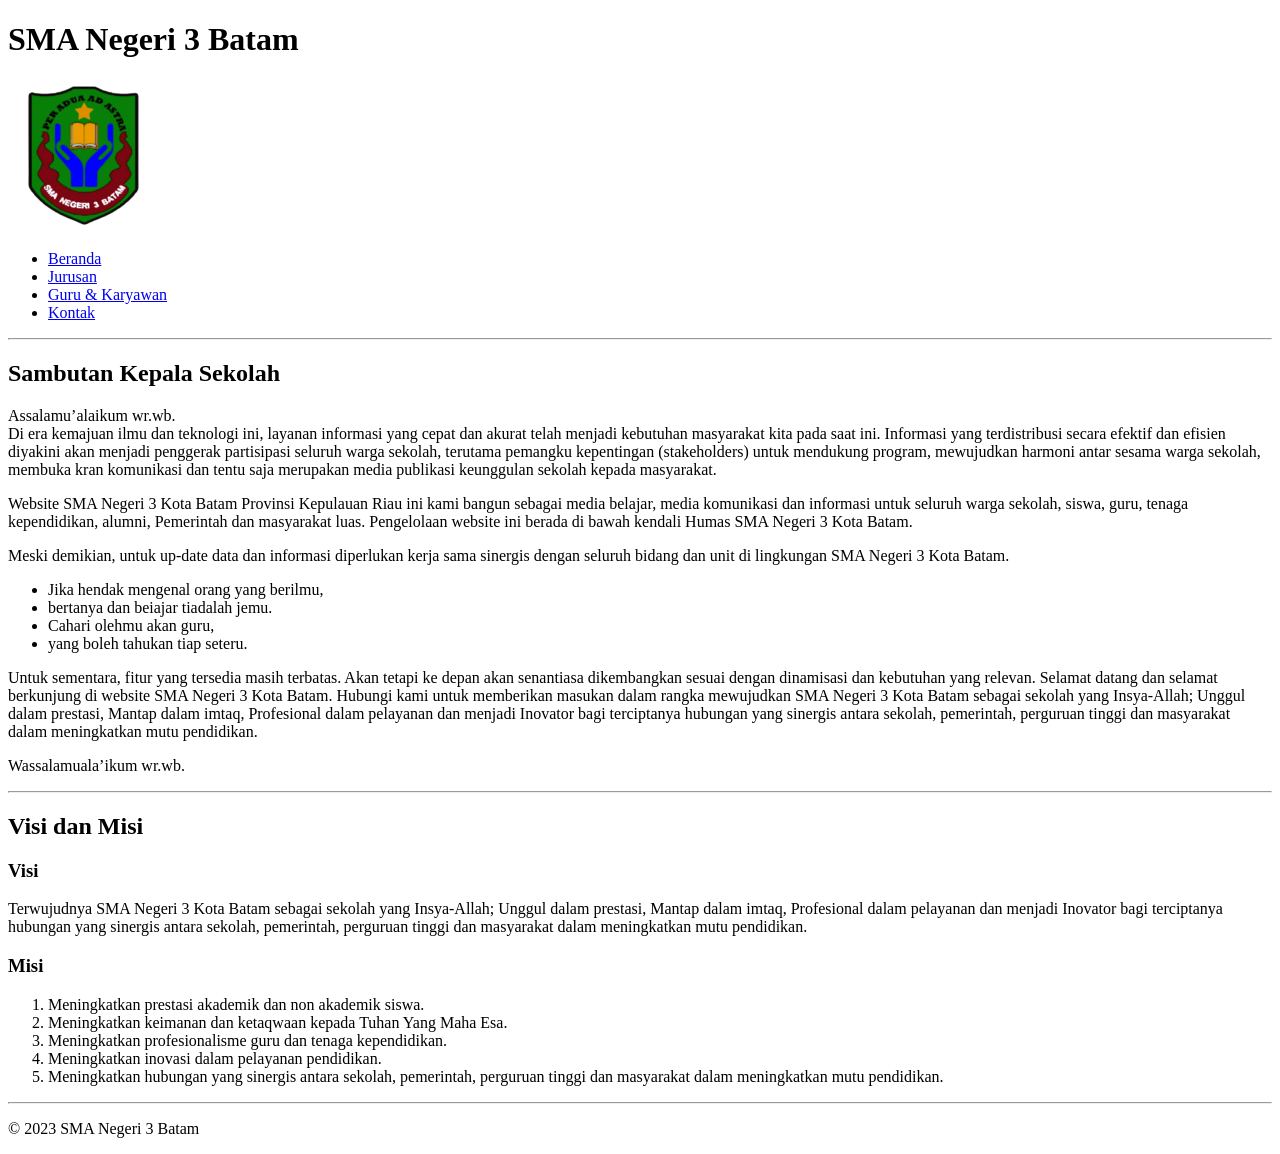
<file: index.html>
<!DOCTYPE html>
<html lang="en">
<head>
    <meta charset="UTF-8">
    <meta name="viewport" content="width=device-width, initial-scale=1.0">
    <title>Document</title>
</head>
<body>
    <header>
        <h1>
            SMA Negeri 3 Batam
        </h1>

        <img src="./assets/cropped-cropped-cropped-LOGO-SMANTI-1-1.png" width="150px" height="150px" alt="Logo Sekolah">

        <nav>
            <ul>
                <li><a href="index.html">Beranda</a></li>
                <li><a href="jurusan.html">Jurusan</a></li>
                <li><a href="guru.html">Guru &amp; Karyawan</a></li>
                <li><a href="kontak.html">Kontak</a></li>
            </ul>
        </nav>
    </header>

    <hr>

    <section>
        <article>
            <div class="sambutan-kepsek">
                <h2>Sambutan Kepala Sekolah</h2>
                <p>
                    Assalamu’alaikum wr.wb.
                    <br>
                    Di era kemajuan ilmu dan teknologi ini, layanan informasi yang cepat dan akurat telah menjadi kebutuhan masyarakat kita pada saat ini. Informasi yang terdistribusi secara efektif dan efisien diyakini akan menjadi penggerak partisipasi seluruh warga sekolah, terutama pemangku kepentingan (stakeholders) untuk mendukung program, mewujudkan harmoni antar sesama warga sekolah, membuka kran komunikasi dan tentu saja merupakan media publikasi keunggulan sekolah kepada masyarakat.
                </p>

                <p>
                    Website SMA Negeri 3 Kota Batam Provinsi Kepulauan Riau ini kami bangun sebagai media belajar, media komunikasi dan informasi untuk seluruh warga sekolah, siswa, guru, tenaga kependidikan, alumni, Pemerintah dan masyarakat luas. Pengelolaan website ini berada di bawah kendali Humas SMA Negeri 3 Kota Batam.
                </p>

                <p>
                    Meski demikian, untuk up-date data dan informasi diperlukan kerja sama sinergis dengan seluruh bidang dan unit di lingkungan SMA Negeri 3 Kota Batam.
                </p>
                <ul>
                    <li>Jika hendak mengenal orang yang berilmu,</li>
                    <li>bertanya dan beiajar tiadalah jemu.</li>
                    <li>Cahari olehmu akan guru,</li>
                    <li>yang boleh tahukan tiap seteru.</li>
                </ul>

                <p>
                    Untuk sementara, fitur yang tersedia masih terbatas. Akan tetapi ke depan akan senantiasa dikembangkan sesuai dengan dinamisasi dan kebutuhan yang relevan. Selamat datang dan selamat berkunjung di website SMA Negeri 3 Kota Batam. Hubungi kami untuk memberikan masukan dalam rangka mewujudkan SMA Negeri 3 Kota Batam sebagai sekolah yang Insya-Allah; Unggul dalam prestasi, Mantap dalam imtaq, Profesional dalam pelayanan dan menjadi Inovator bagi terciptanya hubungan yang sinergis antara sekolah, pemerintah, perguruan tinggi dan masyarakat dalam meningkatkan mutu pendidikan.
                </p>

                <p>Wassalamuala’ikum wr.wb.</p>
            </div>

            <hr>

            <div class="visi-misi">
                <h2>Visi dan Misi</h2>

                <h3>Visi</h3>

                <p>
                    Terwujudnya SMA Negeri 3 Kota Batam sebagai sekolah yang Insya-Allah; Unggul dalam prestasi, Mantap dalam imtaq, Profesional dalam pelayanan dan menjadi Inovator bagi terciptanya hubungan yang sinergis antara sekolah, pemerintah, perguruan tinggi dan masyarakat dalam meningkatkan mutu pendidikan.
                </p>

                <h3>Misi</h3>

                <ol>
                    <li>Meningkatkan prestasi akademik dan non akademik siswa.</li>
                    <li>Meningkatkan keimanan dan ketaqwaan kepada Tuhan Yang Maha Esa.</li>
                    <li>Meningkatkan profesionalisme guru dan tenaga kependidikan.</li>
                    <li>Meningkatkan inovasi dalam pelayanan pendidikan.</li>
                    <li>Meningkatkan hubungan yang sinergis antara sekolah, pemerintah, perguruan tinggi dan masyarakat dalam meningkatkan mutu pendidikan.</li>
                </ol>
            </div>
        </article>
    </section>

    <hr>

    <footer>
        <p>
            &copy; 2023 SMA Negeri 3 Batam
        </p>
    </footer>
</body>
</html>
</file>
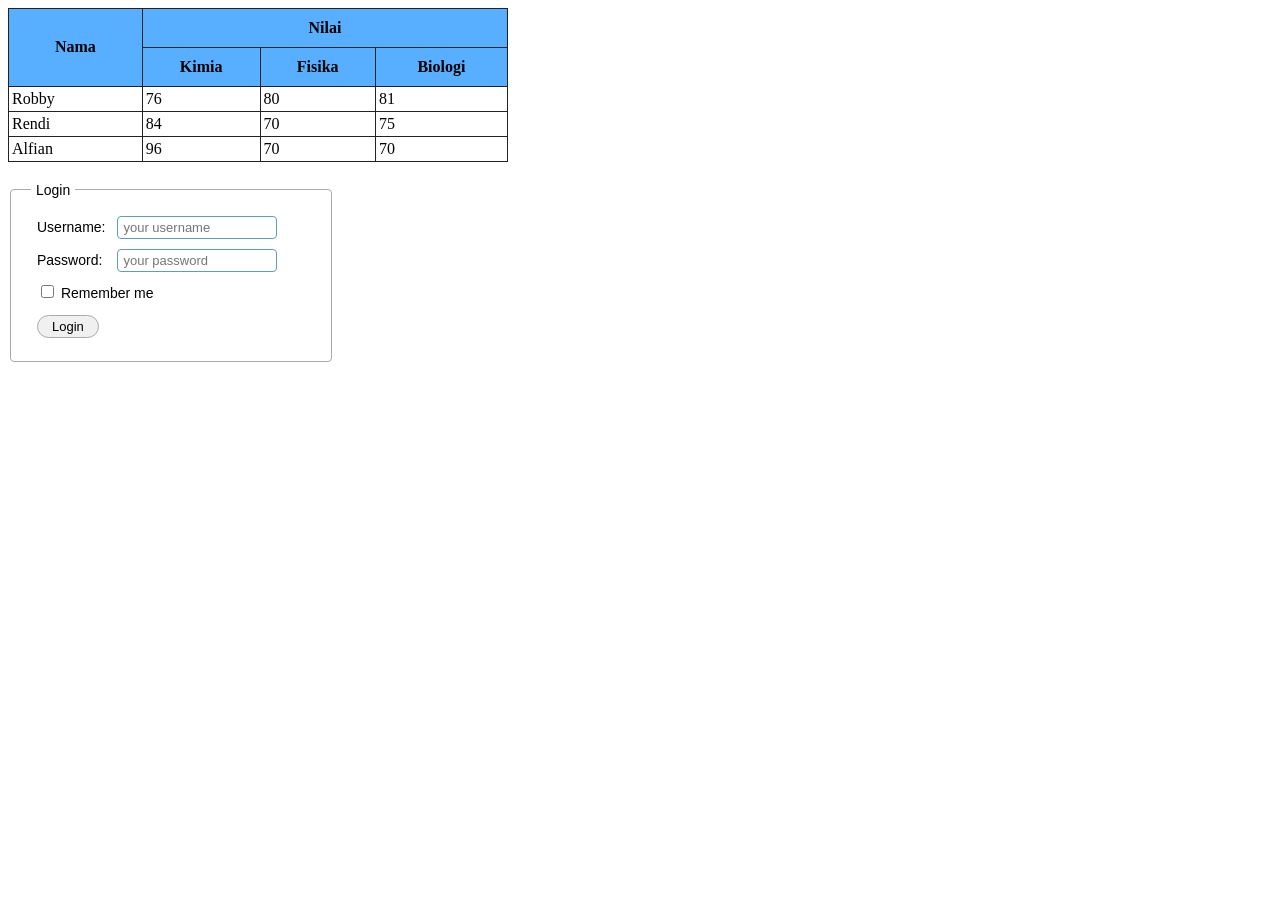
<file: table-loginpage/index.html>
<!DOCTYPE html>
<html lang="en">
<head>
    <meta charset="UTF-8">
    <meta name="viewport" content="width=device-width, initial-scale=1.0">
    <title>Document</title>
</head>

<style>
.table table {
  border-collapse: collapse;
  border: 0.5px solid #222222;
  width: 500px;
}

.table th {
    background: #59afff;
    border: 0.5px solid #222222;
    padding: 2%;
}

.table td {
    border: 0.5px solid #222222;
    text-align: left;
    padding: 3px;
}

.login-page fieldset {
    width: 280px;
    margin-top: 20px;
    padding: 10px 20px 15px;
    border: 1px solid #aaa;
    border-radius: 4px;
}

.login-page legend {
    padding: 0 5px;
    font-family: sans-serif;
    font-size: 14px;
}

.login-page table {
    border: none;
    width: auto;
    border-collapse: separate;
    border-spacing: 0 6px;
}

.login-page td {
    border: none;
    padding: 2px 6px;
    vertical-align: middle;
    font-family: sans-serif;
    font-size: 14px;
    white-space: nowrap;
}

.login-page input[type="text"],
.login-page input[type="password"] {
    border: 1px solid #5b9bd5;
    outline: none;
    padding: 3px 5px;
    font-size: 13px;
    width: 160px;
    box-sizing: border-box;
    border-radius: 4px;
}

.login-page input[type="text"]:focus,
.login-page input[type="password"]:focus {
    border-color: #3a80c7;
    box-shadow: 0 0 3px rgba(90,155,213,0.6);
}

.login-page button {
    margin-top: 4px;
    padding: 3px 14px;
    font-size: 13px;
    cursor: pointer;
    background: #f0f0f0;
    border: 1px solid #aaa;
    border-radius: 15px;
}

.login-page button:hover {
    background: #e0e0e0;
}

</style>
<body>
    <section class="table">
        <table>
        <tr>
            <th rowspan="2">Nama</th>
            <th colspan="3">Nilai</th>
            <tr>
                <th>Kimia</th>
                <th>Fisika</th>
                <th>Biologi</th>
            </tr>
        </tr>
        <tr>
            <td>Robby</td>
            <td>76</td>
            <td>80</td>
            <td>81</td>
        </tr>
        <tr>
            <td>Rendi</td>
            <td>84</td>
            <td>70</td>
            <td>75</td>
        </tr>
        <tr>
            <td>Alfian</td>
            <td>96</td>
            <td>70</td>
            <td>70</td>
        </tr>
    </table>
    </section>

    <section class="login-page">
        <fieldset>
            <legend>Login</legend>
            <table>
                <tr>
                    <td>Username:</td>
                    <td><input type="text" name="username" placeholder="your username"></td>
                </tr>
                <tr>
                    <td>Password:</td>
                    <td><input type="password" name="password" placeholder="your password"></td>
                </tr>
                <tr>
                    <td colspan="2">
                        <input type="checkbox" name="remember" id="remember">
                        <label for="remember">Remember me</label>
                    </td>
                </tr>
                <tr>
                    <td colspan="2">
                        <button type="submit">Login</button>
                    </td>
                </tr>
            </table>
        </fieldset>
    </section>
</body>
</html>
</file>
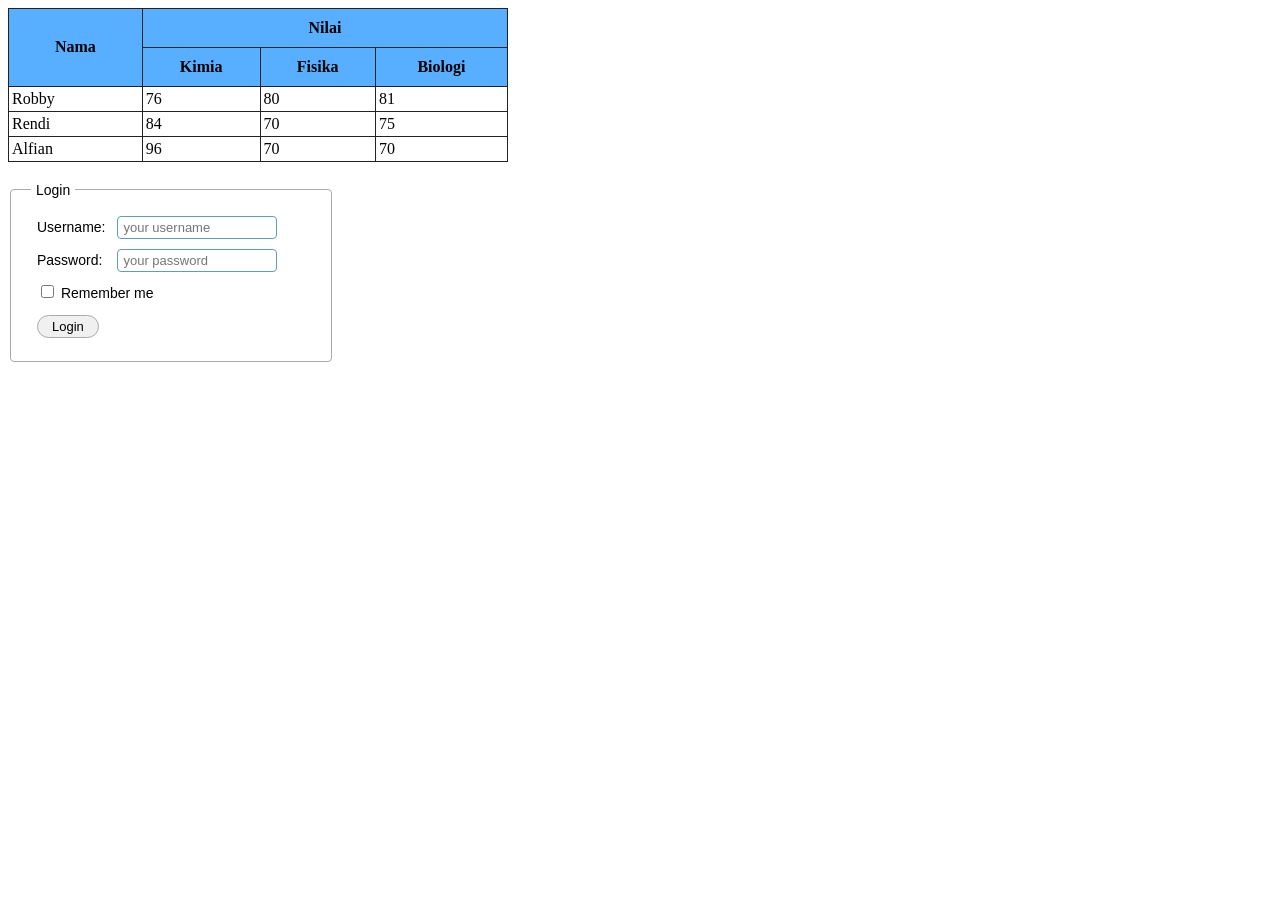
<file: task_2/index.html>
<!DOCTYPE html>
<html lang="en">
<head>
    <meta charset="UTF-8">
    <meta name="viewport" content="width=device-width, initial-scale=1.0">
    <title>Document</title>
</head>

<style>
.table table {
  border-collapse: collapse;
  border: 0.5px solid #222222;
  width: 500px;
}

.table th {
    background: #59afff;
    border: 0.5px solid #222222;
    padding: 2%;
}

.table td {
    border: 0.5px solid #222222;
    text-align: left;
    padding: 3px;
}

.login-page fieldset {
    width: 280px;
    margin-top: 20px;
    padding: 10px 20px 15px;
    border: 1px solid #aaa;
    border-radius: 4px;
}

.login-page legend {
    padding: 0 5px;
    font-family: sans-serif;
    font-size: 14px;
}

.login-page table {
    border: none;
    width: auto;
    border-collapse: separate;
    border-spacing: 0 6px;
}

.login-page td {
    border: none;
    padding: 2px 6px;
    vertical-align: middle;
    font-family: sans-serif;
    font-size: 14px;
    white-space: nowrap;
}

.login-page input[type="text"],
.login-page input[type="password"] {
    border: 1px solid #5b9bd5;
    outline: none;
    padding: 3px 5px;
    font-size: 13px;
    width: 160px;
    box-sizing: border-box;
    border-radius: 4px;
}

.login-page input[type="text"]:focus,
.login-page input[type="password"]:focus {
    border-color: #3a80c7;
    box-shadow: 0 0 3px rgba(90,155,213,0.6);
}

.login-page button {
    margin-top: 4px;
    padding: 3px 14px;
    font-size: 13px;
    cursor: pointer;
    background: #f0f0f0;
    border: 1px solid #aaa;
    border-radius: 15px;
}

.login-page button:hover {
    background: #e0e0e0;
}

</style>
<body>
    <section class="table">
        <table>
        <tr>
            <th rowspan="2">Nama</th>
            <th colspan="3">Nilai</th>
            <tr>
                <th>Kimia</th>
                <th>Fisika</th>
                <th>Biologi</th>
            </tr>
        </tr>
        <tr>
            <td>Robby</td>
            <td>76</td>
            <td>80</td>
            <td>81</td>
        </tr>
        <tr>
            <td>Rendi</td>
            <td>84</td>
            <td>70</td>
            <td>75</td>
        </tr>
        <tr>
            <td>Alfian</td>
            <td>96</td>
            <td>70</td>
            <td>70</td>
        </tr>
    </table>
    </section>

    <section class="login-page">
        <fieldset>
            <legend>Login</legend>
            <table>
                <tr>
                    <td>Username:</td>
                    <td><input type="text" name="username" placeholder="your username"></td>
                </tr>
                <tr>
                    <td>Password:</td>
                    <td><input type="password" name="password" placeholder="your password"></td>
                </tr>
                <tr>
                    <td colspan="2">
                        <input type="checkbox" name="remember" id="remember">
                        <label for="remember">Remember me</label>
                    </td>
                </tr>
                <tr>
                    <td colspan="2">
                        <button type="submit">Login</button>
                    </td>
                </tr>
            </table>
        </fieldset>
    </section>
</body>
</html>
</file>
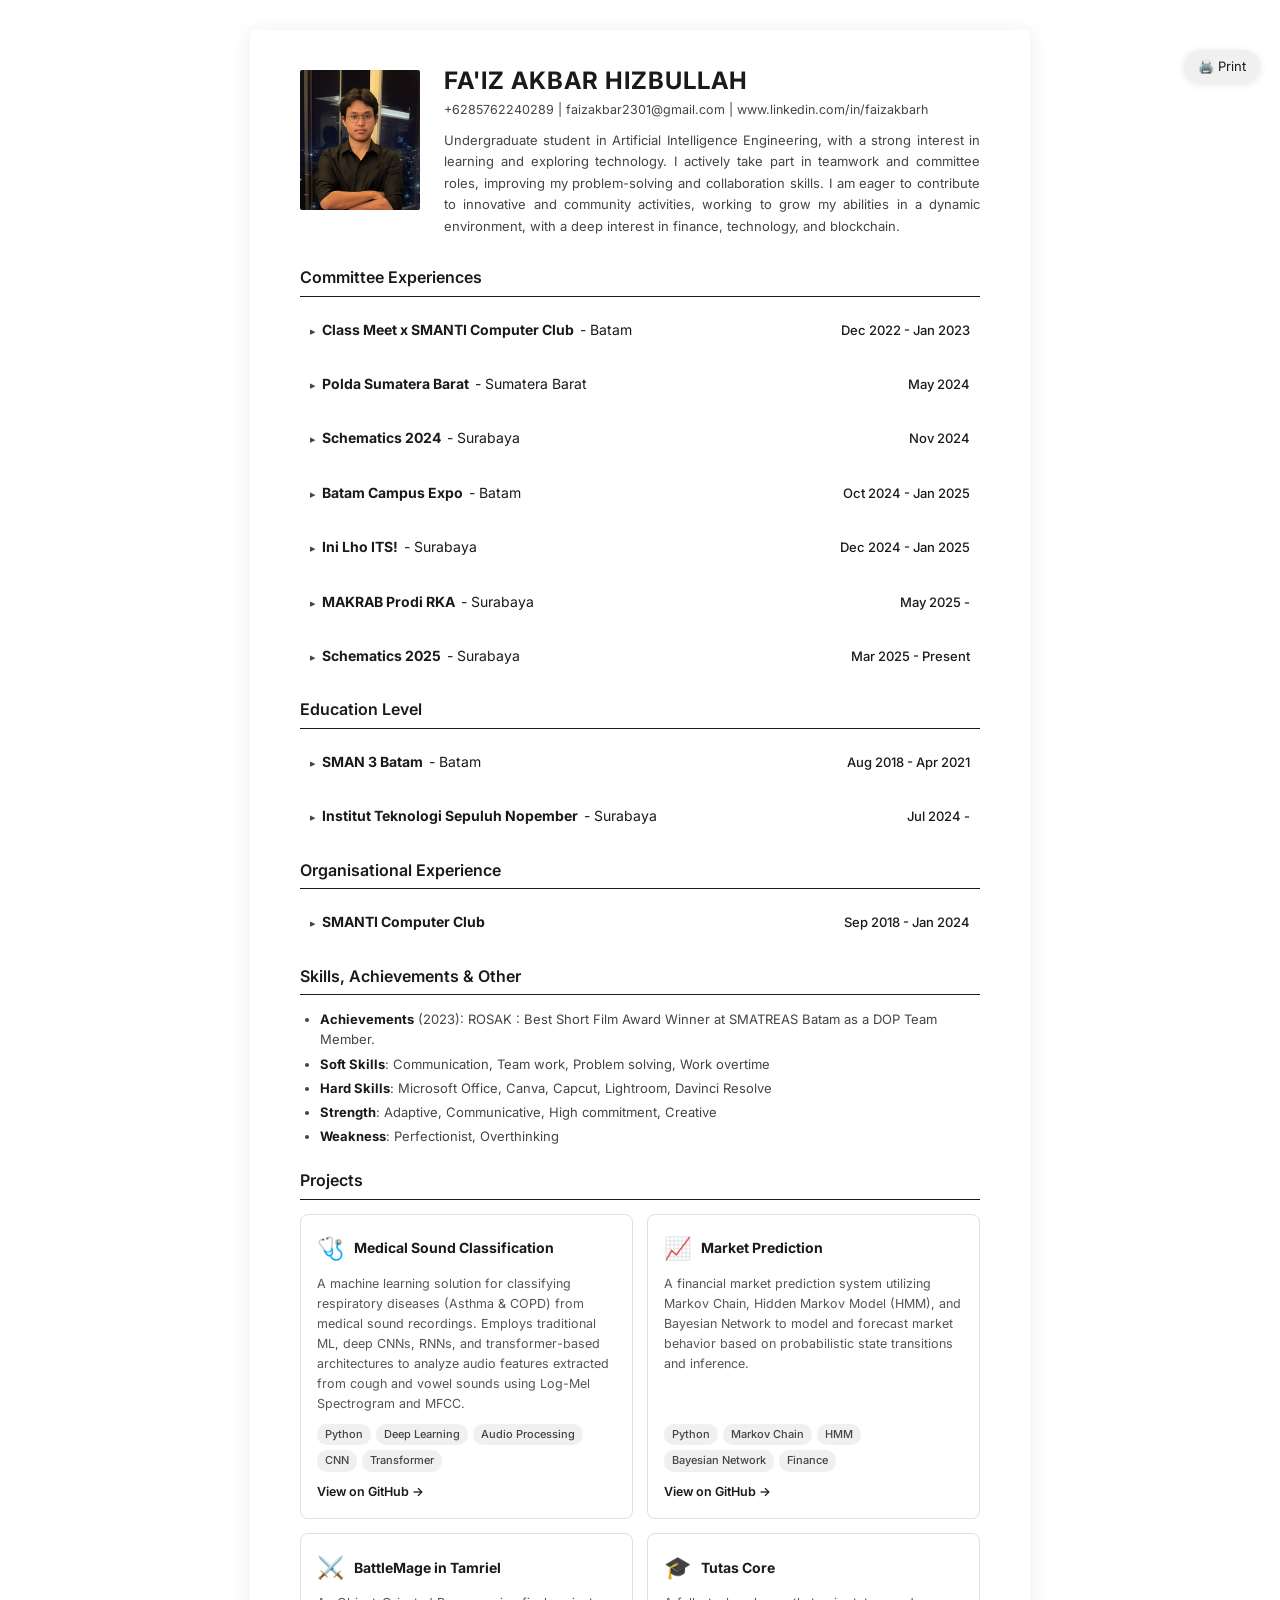
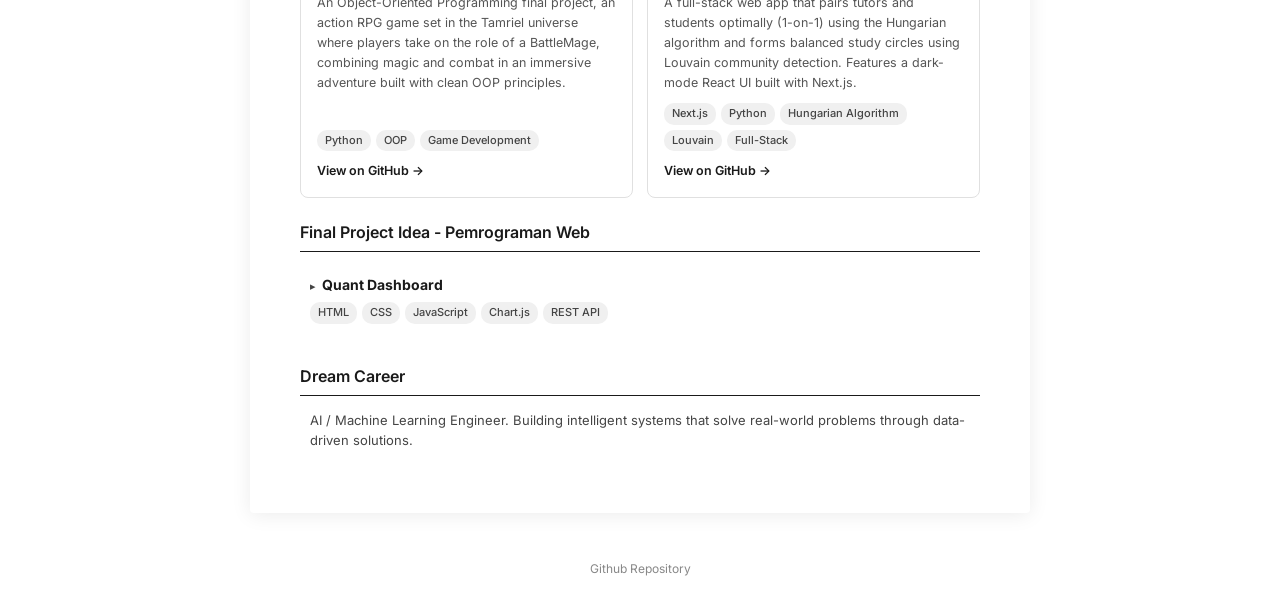
<file: task_1/pweb_cv/index.html>
<!doctype html>
<html lang="en">
  <head>
    <meta charset="UTF-8" />
    <meta name="viewport" content="width=device-width, initial-scale=1.0" />
    <meta
      name="description"
      content="CV of Fa'iz Akbar Hizbullah - Artificial Intelligence Engineering Student at ITS Surabaya"
    />
    <title>Fa'iz Akbar Hizbullah - CV</title>
    <link rel="stylesheet" href="style.css?v=2" />
    <link rel="preconnect" href="https://fonts.googleapis.com" />
    <link rel="preconnect" href="https://fonts.gstatic.com" crossorigin />
    <link
      href="https://fonts.googleapis.com/css2?family=Inter:wght@400;500;600;700&display=swap"
      rel="stylesheet"
    />
  </head>
  <body>
    <!-- Print Button -->
    <button id="print-btn" title="Print CV" aria-label="Print CV">
      🖨️ Print
    </button>

    <!-- Scroll to Top Button -->
    <button
      id="scroll-top-btn"
      title="Scroll to top"
      aria-label="Scroll to top"
    >
      ↑
    </button>

    <div class="cv-container">
      <!-- Header Section -->
      <header class="cv-header" id="header">
        <div class="header-photo">
          <img
            src="profile_picture.jpeg"
            alt="Fa'iz Akbar Hizbullah"
            id="profile-img"
            onerror="
              this.style.display = 'none';
              document.getElementById('photo-placeholder').style.display =
                'flex';
            "
          />
          <div class="photo-placeholder" id="photo-placeholder">
            <span>FAH</span>
          </div>
        </div>
        <div class="header-info">
          <h1>FA'IZ AKBAR HIZBULLAH</h1>
          <p class="contact-line">
            <a href="tel:+6285762240289">+6285762240289</a> |
            <a href="mailto:faizakbar2301@gmail.com">faizakbar2301@gmail.com</a>
            |
            <a
              href="https://www.linkedin.com/in/faizakbarh"
              target="_blank"
              rel="noopener"
              >www.linkedin.com/in/faizakbarh</a
            >
          </p>
          <p class="summary">
            Undergraduate student in Artificial Intelligence Engineering, with a
            strong interest in learning and exploring technology. I actively
            take part in teamwork and committee roles, improving my
            problem-solving and collaboration skills. I am eager to contribute
            to innovative and community activities, working to grow my abilities
            in a dynamic environment, with a deep interest in finance,
            technology, and blockchain.
          </p>
        </div>
      </header>

      <!-- Committee Experiences -->
      <section class="cv-section" id="committee-experiences">
        <h2 class="section-title">Committee Experiences</h2>

        <div class="entry">
          <div class="entry-header">
            <div class="entry-title">
              <strong>Class Meet x SMANTI Computer Club</strong> - Batam
            </div>
            <div class="entry-date">Dec 2022 - Jan 2023</div>
          </div>
          <p class="entry-role">Event &amp; Equipment Staff</p>
          <ul>
            <li>
              Oversaw and facilitated the smooth running of Mobile Legends and
              PUBG matches during the event.
            </li>
            <li>
              Provided all necessary support and logistics for the entire event.
            </li>
          </ul>
        </div>

        <div class="entry">
          <div class="entry-header">
            <div class="entry-title">
              <strong>Polda Sumatera Barat</strong> - Sumatera Barat
            </div>
            <div class="entry-date">May 2024</div>
          </div>
          <p class="entry-role">Documentation Team</p>
          <p class="entry-desc">
            Cycling for Disaster Relief by Irwasda Polda Sumbar
          </p>
          <ul>
            <li>Capture candid and formal photos throughout the event.</li>
          </ul>
        </div>

        <div class="entry">
          <div class="entry-header">
            <div class="entry-title">
              <strong>Schematics 2024</strong> - Surabaya
            </div>
            <div class="entry-date">Nov 2024</div>
          </div>
          <p class="entry-role">Volunteer Tenant Liaison</p>
          <p class="entry-desc">Schematics REEVA</p>
          <ul>
            <li>
              Assisted tenants with booth setup, logistics, and real-time
              support during the event.
            </li>
            <li>
              Acted as the main liaison between tenants and committee to ensure
              smooth communication and operations.
            </li>
          </ul>
        </div>

        <div class="entry">
          <div class="entry-header">
            <div class="entry-title">
              <strong>Batam Campus Expo</strong> - Batam
            </div>
            <div class="entry-date">Oct 2024 - Jan 2025</div>
          </div>
          <p class="entry-role">Documentation Team</p>
          <p class="entry-desc">The Largest Campus Expo in Batam</p>
          <ul>
            <li>
              Operated camcorder and video equipment to capture key moments and
              event atmosphere.
            </li>
            <li>
              Handled setup, maintenance, and troubleshooting of video recording
              tools during the event.
            </li>
          </ul>
        </div>

        <div class="entry">
          <div class="entry-header">
            <div class="entry-title">
              <strong>Ini Lho ITS!</strong> - Surabaya
            </div>
            <div class="entry-date">Dec 2024 - Jan 2025</div>
          </div>
          <p class="entry-role">Security and License Staff</p>
          <p class="entry-desc">Ini Lho ITS! regional forum Batam</p>
          <ul>
            <li>
              Coordinated with schools to obtain permission and schedule
              official visits.
            </li>
            <li>Ensured order and discipline during on-site school visits.</li>
          </ul>
        </div>

        <div class="entry">
          <div class="entry-header">
            <div class="entry-title">
              <strong>MAKRAB Prodi RKA</strong> - Surabaya
            </div>
            <div class="entry-date">May 2025 -</div>
          </div>
          <p class="entry-role">Logistic Staff</p>
          <p class="entry-desc">
            An event to foster deeper connections among students of the RKA
            study program
          </p>
          <ul>
            <li>
              Prepared and managed all logistical needs for the event, including
              equipment, materials, and supplies.
            </li>
            <li>
              Ensured timely distribution and availability of items to support
              each division.
            </li>
          </ul>
        </div>

        <div class="entry">
          <div class="entry-header">
            <div class="entry-title">
              <strong>Schematics 2025</strong> - Surabaya
            </div>
            <div class="entry-date">Mar 2025 - Present</div>
          </div>
          <p class="entry-role">Media Production Staff</p>
          <p class="entry-desc">
            An event by Informatics Engineering Department of ITS about
            programming and logic
          </p>
          <ul>
            <li>
              Produced photo and video content before and during the event,
              including ID card photos, staff reveal, and documentation needs.
            </li>
          </ul>
        </div>
      </section>

      <!-- Education Level -->
      <section class="cv-section" id="education">
        <h2 class="section-title">Education Level</h2>

        <div class="entry">
          <div class="entry-header">
            <div class="entry-title"><strong>SMAN 3 Batam</strong> - Batam</div>
            <div class="entry-date">Aug 2018 - Apr 2021</div>
          </div>
          <p class="entry-role">Senior High School, Science Major</p>
        </div>

        <div class="entry">
          <div class="entry-header">
            <div class="entry-title">
              <strong>Institut Teknologi Sepuluh Nopember</strong> - Surabaya
            </div>
            <div class="entry-date">Jul 2024 -</div>
          </div>
          <p class="entry-role">
            Bachelor of Artificial Intelligence Engineering
          </p>
        </div>
      </section>

      <!-- Organisational Experience -->
      <section class="cv-section" id="organisation">
        <h2 class="section-title">Organisational Experience</h2>

        <div class="entry">
          <div class="entry-header">
            <div class="entry-title">
              <strong>SMANTI Computer Club</strong>
            </div>
            <div class="entry-date">Sep 2018 - Jan 2024</div>
          </div>
          <p class="entry-role">Programming Team Member</p>
          <p class="entry-desc">A computer club of SMAN 3 Batam.</p>
        </div>
      </section>

      <!-- Skills, Achievements & Other -->
      <section class="cv-section" id="skills">
        <h2 class="section-title">Skills, Achievements &amp; Other</h2>

        <ul class="skills-list">
          <li>
            <strong>Achievements</strong> (2023): ROSAK : Best Short Film Award
            Winner at SMATREAS Batam as a DOP Team Member.
          </li>
          <li>
            <strong>Soft Skills</strong>: Communication, Team work, Problem
            solving, Work overtime
          </li>
          <li>
            <strong>Hard Skills</strong>: Microsoft Office, Canva, Capcut,
            Lightroom, Davinci Resolve
          </li>
          <li>
            <strong>Strength</strong>: Adaptive, Communicative, High commitment,
            Creative
          </li>
          <li><strong>Weakness</strong>: Perfectionist, Overthinking</li>
        </ul>
      </section>

      <!-- Projects -->
      <section class="cv-section" id="projects">
        <h2 class="section-title">Projects</h2>

        <div class="project-grid">
          <!-- Project 1 -->
          <div class="project-card">
            <div class="project-card-header">
              <span class="project-icon">🩺</span>
              <h3 class="project-name">Medical Sound Classification</h3>
            </div>
            <p class="project-desc">
              A machine learning solution for classifying respiratory diseases
              (Asthma &amp; COPD) from medical sound recordings. Employs
              traditional ML, deep CNNs, RNNs, and transformer-based
              architectures to analyze audio features extracted from cough and
              vowel sounds using Log-Mel Spectrogram and MFCC.
            </p>
            <div class="project-tags">
              <span class="tag">Python</span>
              <span class="tag">Deep Learning</span>
              <span class="tag">Audio Processing</span>
              <span class="tag">CNN</span>
              <span class="tag">Transformer</span>
            </div>
            <a
              class="project-link"
              href="https://github.com/proprophet2503/Medical-Sound-Classification-using-Log-Mel-Spectrogram-and-MFCC-for-identifying-Asthma-and-COPD-"
              target="_blank"
              rel="noopener"
            >
              View on GitHub →
            </a>
          </div>

          <!-- Project 2 -->
          <div class="project-card">
            <div class="project-card-header">
              <span class="project-icon">📈</span>
              <h3 class="project-name">Market Prediction</h3>
            </div>
            <p class="project-desc">
              A financial market prediction system utilizing Markov Chain,
              Hidden Markov Model (HMM), and Bayesian Network to model and
              forecast market behavior based on probabilistic state
              transitions and inference.
            </p>
            <div class="project-tags">
              <span class="tag">Python</span>
              <span class="tag">Markov Chain</span>
              <span class="tag">HMM</span>
              <span class="tag">Bayesian Network</span>
              <span class="tag">Finance</span>
            </div>
            <a
              class="project-link"
              href="https://github.com/Paibull/Market-Prediction-Using-Markov-Chain-Hidden-Markov-Model-and-Bayesian-Network"
              target="_blank"
              rel="noopener"
            >
              View on GitHub →
            </a>
          </div>

          <!-- Project 3 -->
          <div class="project-card">
            <div class="project-card-header">
              <span class="project-icon">⚔️</span>
              <h3 class="project-name">BattleMage in Tamriel</h3>
            </div>
            <p class="project-desc">
              An Object-Oriented Programming final project, an action RPG
              game set in the Tamriel universe where players take on the
              role of a BattleMage, combining magic and combat in an
              immersive adventure built with clean OOP principles.
            </p>
            <div class="project-tags">
              <span class="tag">Python</span>
              <span class="tag">OOP</span>
              <span class="tag">Game Development</span>
            </div>
            <a
              class="project-link"
              href="https://github.com/sultanhamdi/BattleMage-in-Tamriel"
              target="_blank"
              rel="noopener"
            >
              View on GitHub →
            </a>
          </div>

          <!-- Project 4 -->
          <div class="project-card">
            <div class="project-card-header">
              <span class="project-icon">🎓</span>
              <h3 class="project-name">Tutas Core</h3>
            </div>
            <p class="project-desc">
              A full-stack web app that pairs tutors and students optimally
              (1-on-1) using the Hungarian algorithm and forms balanced
              study circles using Louvain community detection. Features
              a dark-mode React UI built with Next.js.
            </p>
            <div class="project-tags">
              <span class="tag">Next.js</span>
              <span class="tag">Python</span>
              <span class="tag">Hungarian Algorithm</span>
              <span class="tag">Louvain</span>
              <span class="tag">Full-Stack</span>
            </div>
            <a
              class="project-link"
              href="https://github.com/WayanRadit29/tutas-core"
              target="_blank"
              rel="noopener"
            >
              View on GitHub →
            </a>
          </div>
        </div>
      </section>

      <!-- Final Project Idea for PWEB -->
      <section class="cv-section" id="final-project">
        <h2 class="section-title">Final Project Idea - Pemrograman Web</h2>
        <div class="entry">
          <div class="entry-header">
            <div class="entry-title">
              <strong>Quant Dashboard</strong>
            </div>
          </div>
          <p class="entry-desc">
            An interactive web-based dashboard for visualizing market
            statistics from public financial data APIs.
          </p>
          <div class="project-tags" style="margin-top: 6px;">
            <span class="tag">HTML</span>
            <span class="tag">CSS</span>
            <span class="tag">JavaScript</span>
            <span class="tag">Chart.js</span>
            <span class="tag">REST API</span>
          </div>
        </div>
      </section>

      <!-- Dream Career -->
      <section class="cv-section" id="dream-career">
        <h2 class="section-title">Dream Career</h2>
        <p class="entry-desc" style="padding: 0 10px;">
          AI / Machine Learning Engineer. Building intelligent systems
          that solve real-world problems through data-driven solutions.
        </p>
      </section>
    </div>
    <footer class="cv-footer">
      <a href="https://github.com/Paibull/paibull.github.io" target="_blank" rel="noopener">Github Repository</a>
    </footer>

    <script src="script.js"></script>
  </body>
</html>
</file>
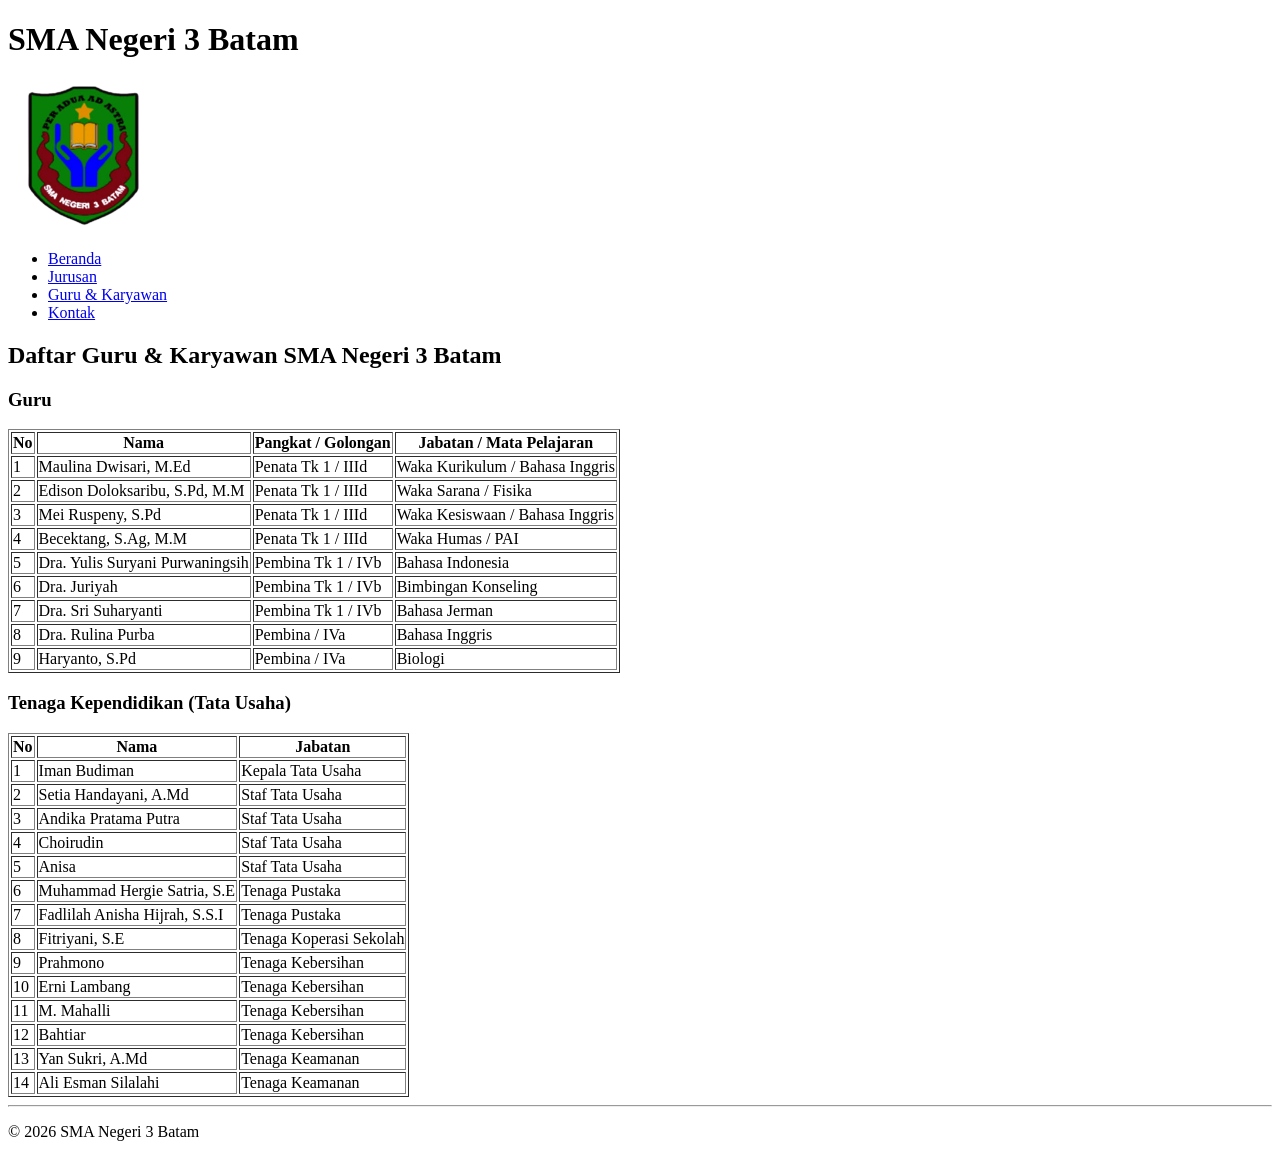
<file: guru.html>
<!DOCTYPE html>
<html lang="en">
<head>
    <meta charset="UTF-8">
    <meta name="viewport" content="width=device-width, initial-scale=1.0">
    <title>Guru &amp; Karyawan - SMA Negeri 3 Batam</title>
</head>
<body>
    <header>
        <h1>SMA Negeri 3 Batam</h1>
        <img src="./assets/cropped-cropped-cropped-LOGO-SMANTI-1-1.png" width="150px" height="150px" alt="Logo Sekolah">
        <nav>
            <ul>
                <li><a href="index.html">Beranda</a></li>
                <li><a href="jurusan.html">Jurusan</a></li>
                <li><a href="guru.html">Guru &amp; Karyawan</a></li>
                <li><a href="kontak.html">Kontak</a></li>
            </ul>
        </nav>
    </header>

    <main>
        <h2>Daftar Guru &amp; Karyawan SMA Negeri 3 Batam</h2>

        <h3>Guru</h3>
        <table border="1">
            <thead>
                <tr>
                    <th>No</th>
                    <th>Nama</th>
                    <th>Pangkat / Golongan</th>
                    <th>Jabatan / Mata Pelajaran</th>
                </tr>
            </thead>
            <tbody>
                <tr>
                    <td>1</td>
                    <td>Maulina Dwisari, M.Ed</td>
                    <td>Penata Tk 1 / IIId</td>
                    <td>Waka Kurikulum / Bahasa Inggris</td>
                </tr>
                <tr>
                    <td>2</td>
                    <td>Edison Doloksaribu, S.Pd, M.M</td>
                    <td>Penata Tk 1 / IIId</td>
                    <td>Waka Sarana / Fisika</td>
                </tr>
                <tr>
                    <td>3</td>
                    <td>Mei Ruspeny, S.Pd</td>
                    <td>Penata Tk 1 / IIId</td>
                    <td>Waka Kesiswaan / Bahasa Inggris</td>
                </tr>
                <tr>
                    <td>4</td>
                    <td>Becektang, S.Ag, M.M</td>
                    <td>Penata Tk 1 / IIId</td>
                    <td>Waka Humas / PAI</td>
                </tr>
                <tr>
                    <td>5</td>
                    <td>Dra. Yulis Suryani Purwaningsih</td>
                    <td>Pembina Tk 1 / IVb</td>
                    <td>Bahasa Indonesia</td>
                </tr>
                <tr>
                    <td>6</td>
                    <td>Dra. Juriyah</td>
                    <td>Pembina Tk 1 / IVb</td>
                    <td>Bimbingan Konseling</td>
                </tr>
                <tr>
                    <td>7</td>
                    <td>Dra. Sri Suharyanti</td>
                    <td>Pembina Tk 1 / IVb</td>
                    <td>Bahasa Jerman</td>
                </tr>
                <tr>
                    <td>8</td>
                    <td>Dra. Rulina Purba</td>
                    <td>Pembina / IVa</td>
                    <td>Bahasa Inggris</td>
                </tr>
                <tr>
                    <td>9</td>
                    <td>Haryanto, S.Pd</td>
                    <td>Pembina / IVa</td>
                    <td>Biologi</td>
                </tr>
            </tbody>
        </table>

        <h3>Tenaga Kependidikan (Tata Usaha)</h3>
        <table border="1">
            <thead>
                <tr>
                    <th>No</th>
                    <th>Nama</th>
                    <th>Jabatan</th>
                </tr>
            </thead>
            <tbody>
                <tr>
                    <td>1</td>
                    <td>Iman Budiman</td>
                    <td>Kepala Tata Usaha</td>
                </tr>
                <tr>
                    <td>2</td>
                    <td>Setia Handayani, A.Md</td>
                    <td>Staf Tata Usaha</td>
                </tr>
                <tr>
                    <td>3</td>
                    <td>Andika Pratama Putra</td>
                    <td>Staf Tata Usaha</td>
                </tr>
                <tr>
                    <td>4</td>
                    <td>Choirudin</td>
                    <td>Staf Tata Usaha</td>
                </tr>
                <tr>
                    <td>5</td>
                    <td>Anisa</td>
                    <td>Staf Tata Usaha</td>
                </tr>
                <tr>
                    <td>6</td>
                    <td>Muhammad Hergie Satria, S.E</td>
                    <td>Tenaga Pustaka</td>
                </tr>
                <tr>
                    <td>7</td>
                    <td>Fadlilah Anisha Hijrah, S.S.I</td>
                    <td>Tenaga Pustaka</td>
                </tr>
                <tr>
                    <td>8</td>
                    <td>Fitriyani, S.E</td>
                    <td>Tenaga Koperasi Sekolah</td>
                </tr>
                <tr>
                    <td>9</td>
                    <td>Prahmono</td>
                    <td>Tenaga Kebersihan</td>
                </tr>
                <tr>
                    <td>10</td>
                    <td>Erni Lambang</td>
                    <td>Tenaga Kebersihan</td>
                </tr>
                <tr>
                    <td>11</td>
                    <td>M. Mahalli</td>
                    <td>Tenaga Kebersihan</td>
                </tr>
                <tr>
                    <td>12</td>
                    <td>Bahtiar</td>
                    <td>Tenaga Kebersihan</td>
                </tr>
                <tr>
                    <td>13</td>
                    <td>Yan Sukri, A.Md</td>
                    <td>Tenaga Keamanan</td>
                </tr>
                <tr>
                    <td>14</td>
                    <td>Ali Esman Silalahi</td>
                    <td>Tenaga Keamanan</td>
                </tr>
            </tbody>
        </table>
    </main>

    <hr>

    <p>&copy; 2026 SMA Negeri 3 Batam</p>
</body>
</html>
</file>
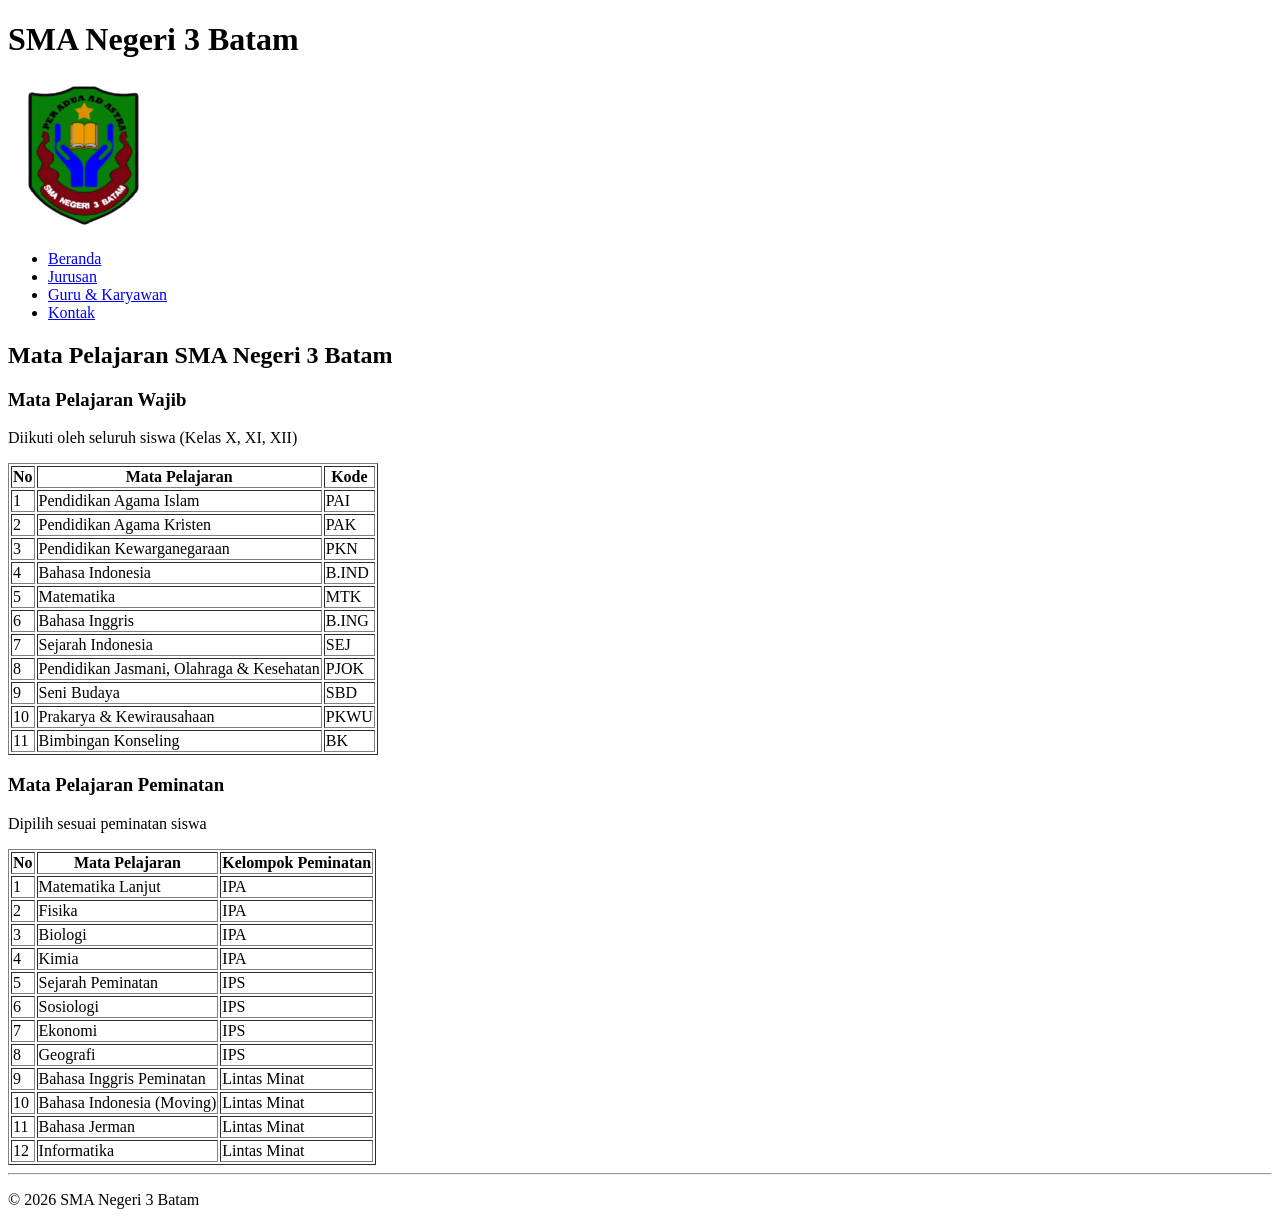
<file: jurusan.html>
<!DOCTYPE html>
<html lang="en">
<head>
    <meta charset="UTF-8">
    <meta name="viewport" content="width=device-width, initial-scale=1.0">
    <title>Jurusan - SMA Negeri 3 Batam</title>
</head>
<body>
    <header>
        <h1>SMA Negeri 3 Batam</h1>
        <img src="./assets/cropped-cropped-cropped-LOGO-SMANTI-1-1.png" width="150px" height="150px" alt="Logo Sekolah">
        <nav>
            <ul>
                <li><a href="index.html">Beranda</a></li>
                <li><a href="jurusan.html">Jurusan</a></li>
                <li><a href="guru.html">Guru &amp; Karyawan</a></li>
                <li><a href="kontak.html">Kontak</a></li>
            </ul>
        </nav>
    </header>

    <main>
        <h2>Mata Pelajaran SMA Negeri 3 Batam</h2>

        <h3>Mata Pelajaran Wajib</h3>
        <p>Diikuti oleh seluruh siswa (Kelas X, XI, XII)</p>
        <table border="1">
            <thead>
                <tr>
                    <th>No</th>
                    <th>Mata Pelajaran</th>
                    <th>Kode</th>
                </tr>
            </thead>
            <tbody>
                <tr>
                    <td>1</td>
                    <td>Pendidikan Agama Islam</td>
                    <td>PAI</td>
                </tr>
                <tr>
                    <td>2</td>
                    <td>Pendidikan Agama Kristen</td>
                    <td>PAK</td>
                </tr>
                <tr>
                    <td>3</td>
                    <td>Pendidikan Kewarganegaraan</td>
                    <td>PKN</td>
                </tr>
                <tr>
                    <td>4</td>
                    <td>Bahasa Indonesia</td>
                    <td>B.IND</td>
                </tr>
                <tr>
                    <td>5</td>
                    <td>Matematika</td>
                    <td>MTK</td>
                </tr>
                <tr>
                    <td>6</td>
                    <td>Bahasa Inggris</td>
                    <td>B.ING</td>
                </tr>
                <tr>
                    <td>7</td>
                    <td>Sejarah Indonesia</td>
                    <td>SEJ</td>
                </tr>
                <tr>
                    <td>8</td>
                    <td>Pendidikan Jasmani, Olahraga &amp; Kesehatan</td>
                    <td>PJOK</td>
                </tr>
                <tr>
                    <td>9</td>
                    <td>Seni Budaya</td>
                    <td>SBD</td>
                </tr>
                <tr>
                    <td>10</td>
                    <td>Prakarya &amp; Kewirausahaan</td>
                    <td>PKWU</td>
                </tr>
                <tr>
                    <td>11</td>
                    <td>Bimbingan Konseling</td>
                    <td>BK</td>
                </tr>
            </tbody>
        </table>

        <h3>Mata Pelajaran Peminatan</h3>
        <p>Dipilih sesuai peminatan siswa</p>
        <table border="1">
            <thead>
                <tr>
                    <th>No</th>
                    <th>Mata Pelajaran</th>
                    <th>Kelompok Peminatan</th>
                </tr>
            </thead>
            <tbody>
                <tr>
                    <td>1</td>
                    <td>Matematika Lanjut</td>
                    <td>IPA</td>
                </tr>
                <tr>
                    <td>2</td>
                    <td>Fisika</td>
                    <td>IPA</td>
                </tr>
                <tr>
                    <td>3</td>
                    <td>Biologi</td>
                    <td>IPA</td>
                </tr>
                <tr>
                    <td>4</td>
                    <td>Kimia</td>
                    <td>IPA</td>
                </tr>
                <tr>
                    <td>5</td>
                    <td>Sejarah Peminatan</td>
                    <td>IPS</td>
                </tr>
                <tr>
                    <td>6</td>
                    <td>Sosiologi</td>
                    <td>IPS</td>
                </tr>
                <tr>
                    <td>7</td>
                    <td>Ekonomi</td>
                    <td>IPS</td>
                </tr>
                <tr>
                    <td>8</td>
                    <td>Geografi</td>
                    <td>IPS</td>
                </tr>
                <tr>
                    <td>9</td>
                    <td>Bahasa Inggris Peminatan</td>
                    <td>Lintas Minat</td>
                </tr>
                <tr>
                    <td>10</td>
                    <td>Bahasa Indonesia (Moving)</td>
                    <td>Lintas Minat</td>
                </tr>
                <tr>
                    <td>11</td>
                    <td>Bahasa Jerman</td>
                    <td>Lintas Minat</td>
                </tr>
                <tr>
                    <td>12</td>
                    <td>Informatika</td>
                    <td>Lintas Minat</td>
                </tr>
            </tbody>
        </table>
    </main>

    <hr>

    <p>&copy; 2026 SMA Negeri 3 Batam</p>
</body>
</html>
</file>
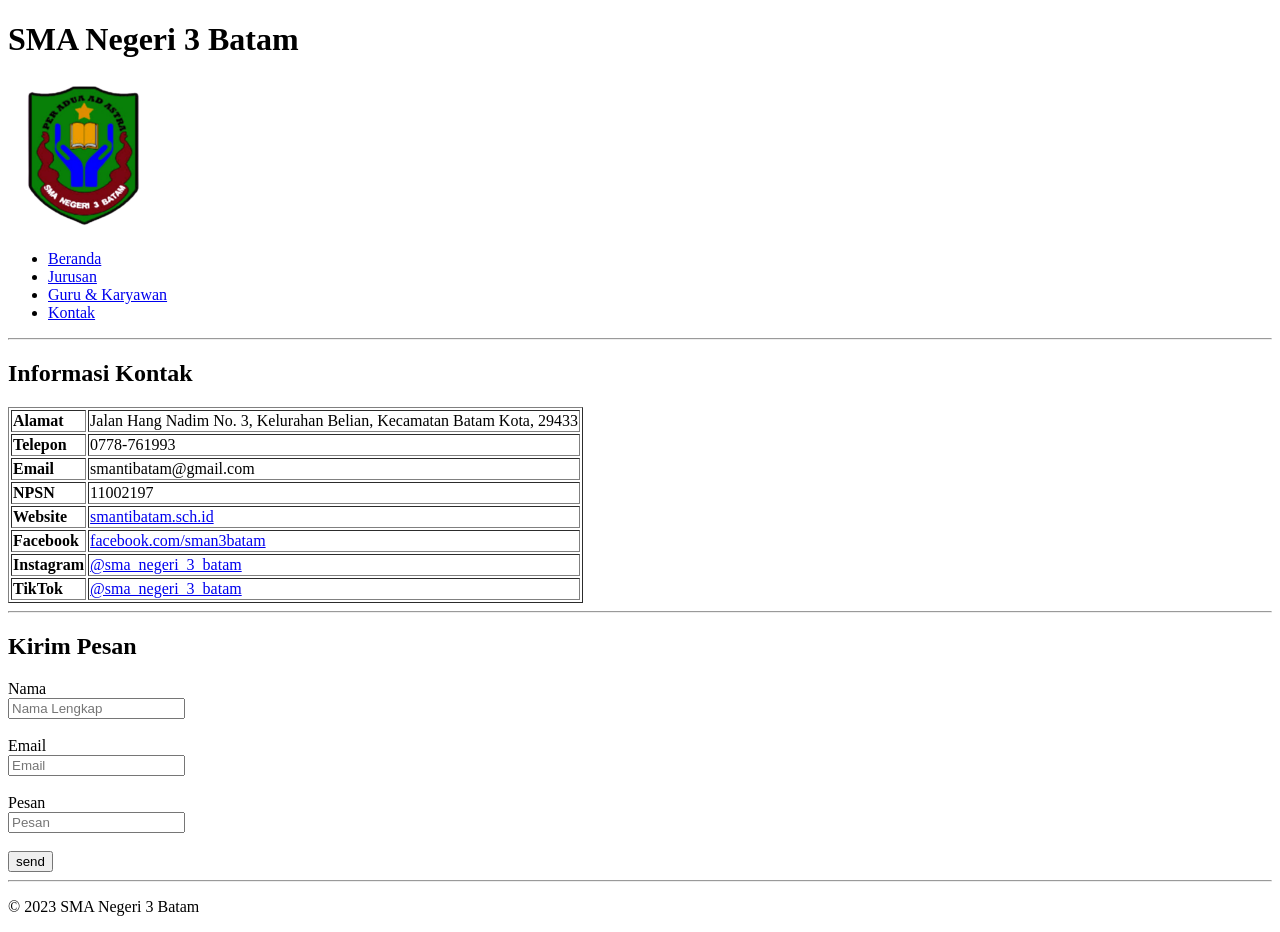
<file: kontak.html>
<!DOCTYPE html>
<html lang="en">
<head>
    <meta charset="UTF-8">
    <meta name="viewport" content="width=device-width, initial-scale=1.0">
    <title>Kontak - SMA Negeri 3 Batam</title>
</head>
<body>
    <header>
        <h1>
            SMA Negeri 3 Batam
        </h1>

        <img src="./assets/cropped-cropped-cropped-LOGO-SMANTI-1-1.png" width="150px" height="150px" alt="Logo Sekolah">

        <nav>
            <ul>
                <li><a href="index.html">Beranda</a></li>
                <li><a href="jurusan.html">Jurusan</a></li>
                <li><a href="guru.html">Guru &amp; Karyawan</a></li>
                <li><a href="kontak.html">Kontak</a></li>
            </ul>
        </nav>
    </header>

    <hr>

    <h2>Informasi Kontak</h2>
    <table border="1">
        <tbody>
            <tr>
                <td><strong>Alamat</strong></td>
                <td>Jalan Hang Nadim No. 3, Kelurahan Belian, Kecamatan Batam Kota, 29433</td>
            </tr>
            <tr>
                <td><strong>Telepon</strong></td>
                <td>0778-761993</td>
            </tr>
            <tr>
                <td><strong>Email</strong></td>
                <td>smantibatam@gmail.com</td>
            </tr>
            <tr>
                <td><strong>NPSN</strong></td>
                <td>11002197</td>
            </tr>
            <tr>
                <td><strong>Website</strong></td>
                <td><a href="https://smantibatam.sch.id" target="_blank">smantibatam.sch.id</a></td>
            </tr>
            <tr>
                <td><strong>Facebook</strong></td>
                <td><a href="https://www.facebook.com/sman3batam" target="_blank">facebook.com/sman3batam</a></td>
            </tr>
            <tr>
                <td><strong>Instagram</strong></td>
                <td><a href="https://www.instagram.com/sma_negeri_3_batam/" target="_blank">@sma_negeri_3_batam</a></td>
            </tr>
            <tr>
                <td><strong>TikTok</strong></td>
                <td><a href="https://www.tiktok.com/@sma_negeri_3_batam" target="_blank">@sma_negeri_3_batam</a></td>
            </tr>
        </tbody>
    </table>

    <hr>

    <h2>Kirim Pesan</h2>

    <form>
        <label for="name">Nama</label><br>
        <input type="text" name="" id="name" placeholder="Nama Lengkap">
        <br>
        <br>
        <label for="email">Email</label><br>
        <input type="email" name="" id="email" placeholder="Email">
        <br>
        <br>
        <label for="message">Pesan</label><br>
        <input type="text" name="" id="message" placeholder="Pesan">
        <br>
        <br>
        <button type="submit">send</button>
    </form>

    <hr>

    <footer>
        <p>
            &copy; 2023 SMA Negeri 3 Batam
        </p>
    </footer>
</body>
</html>
</file>
<file: task_1/pweb_cv/style.css>
* {
  margin: 0;
  padding: 0;
  box-sizing: border-box;
}

html {
  scroll-behavior: smooth;
}

body {
  font-family: "Inter", "Segoe UI", sans-serif;
  font-size: 14px;
  line-height: 1.6;
  color: #1a1a1a;
  background: #fff;
  opacity: 0;
  animation: fadeIn 0.8s ease-out 0.1s forwards;
}

@keyframes fadeIn {
  from {
    opacity: 0;
    transform: translateY(12px);
  }
  to {
    opacity: 1;
    transform: translateY(0);
  }
}

a {
  color: #1a1a1a;
  text-decoration: none;
}
a:hover {
  color: #555;
  text-decoration: underline;
}

.cv-container {
  max-width: 780px;
  margin: 30px auto;
  padding: 40px 50px;
  background: #fff;
  box-shadow: 0 2px 20px rgba(0, 0, 0, 0.08);
  border-radius: 4px;
}

.cv-header {
  display: flex;
  gap: 24px;
  align-items: flex-start;
  margin-bottom: 28px;
  opacity: 0;
  transform: translateY(-10px);
  transition:
    opacity 0.6s ease,
    transform 0.6s ease;
}
.header-info h1 {
  margin-top: -3px;
}
.cv-header.loaded {
  opacity: 1;
  transform: translateY(0);
}

.header-photo {
  flex-shrink: 0;
  width: 120px;
  height: 140px;
}
.header-photo img {
  width: 100%;
  height: 100%;
  object-fit: cover;
  border-radius: 2px;
}

.photo-placeholder {
  display: none;
  width: 100%;
  height: 100%;
  background: #d0d0d0;
  border-radius: 2px;
  align-items: center;
  justify-content: center;
  font-size: 28px;
  font-weight: 700;
  color: #444;
  letter-spacing: 2px;
}

.header-info {
  flex: 1;
}
.header-info h1 {
  font-size: 24px;
  font-weight: 700;
  letter-spacing: 1px;
  margin-bottom: 4px;
  line-height: 1.2;
}

.contact-line {
  font-size: 12.5px;
  color: #444;
  margin-bottom: 10px;
  word-break: break-word;
}
.contact-line a {
  color: #444;
}
.contact-line a:hover {
  color: #555;
}

.summary {
  font-size: 13px;
  color: #444;
  line-height: 1.65;
  text-align: justify;
}

.cv-section {
  margin-bottom: 22px;
  opacity: 0;
  transform: translateY(15px);
  transition:
    opacity 0.5s ease,
    transform 0.5s ease;
}
.cv-section.visible {
  opacity: 1;
  transform: translateY(0);
}

.section-title {
  font-size: 16px;
  font-weight: 600;
  padding-bottom: 5px;
  border-bottom: 1.5px solid #1a1a1a;
  margin-bottom: 14px;
}

.entry {
  margin-bottom: 16px;
  padding: 8px 10px;
  border-radius: 6px;
  transition: background 0.25s ease;
}
.entry:last-child {
  margin-bottom: 0;
}

.entry.collapsible:hover {
  background: rgba(0, 0, 0, 0.06);
}

.entry-header {
  display: flex;
  justify-content: space-between;
  align-items: baseline;
  gap: 16px;
  cursor: pointer;
}

.entry-title {
  font-size: 14px;
  display: flex;
  align-items: baseline;
  gap: 6px;
}
.entry-title strong {
  font-weight: 700;
}

.expand-arrow {
  display: inline-block;
  font-size: 11px;
  color: #444;
  transition: transform 0.3s ease;
  flex-shrink: 0;
}
.entry.expanded .expand-arrow {
  transform: rotate(90deg);
}

.entry-date {
  font-size: 13px;
  white-space: nowrap;
  flex-shrink: 0;
  font-weight: 500;
}

.entry.collapsible .entry-role,
.entry.collapsible .entry-desc,
.entry.collapsible ul {
  max-height: 0;
  overflow: hidden;
  opacity: 0;
  margin-top: 0;
  transition:
    max-height 0.4s ease,
    opacity 0.3s ease,
    margin-top 0.3s ease;
}

.entry.collapsible.expanded .entry-role {
  max-height: 50px;
  opacity: 1;
  margin-top: 2px;
}
.entry.collapsible.expanded .entry-desc {
  max-height: 80px;
  opacity: 1;
  margin-top: 2px;
}
.entry.collapsible.expanded ul {
  max-height: 300px;
  opacity: 1;
  margin-top: 4px;
}

.entry-role {
  font-style: italic;
  font-size: 13px;
  color: #444;
  margin-top: 1px;
}
.entry-desc {
  font-size: 13px;
  color: #444;
  margin-top: 1px;
}
.entry ul {
  margin-top: 4px;
  padding-left: 20px;
}
.entry li {
  font-size: 13px;
  color: #444;
  margin-bottom: 2px;
  line-height: 1.55;
}

.skills-list {
  padding-left: 20px;
}
.skills-list li {
  font-size: 13px;
  color: #444;
  margin-bottom: 4px;
  line-height: 1.55;
}
.skills-list li strong {
  color: #1a1a1a;
}

/* Project Cards */
.project-grid {
  display: grid;
  grid-template-columns: 1fr 1fr;
  gap: 14px;
}

.project-card {
  border: 1px solid #e0e0e0;
  border-radius: 8px;
  padding: 16px;
  transition:
    box-shadow 0.3s ease,
    transform 0.2s ease;
  display: flex;
  flex-direction: column;
}
.project-card:hover {
  box-shadow: 0 4px 16px rgba(0, 0, 0, 0.1);
  transform: translateY(-2px);
}

.project-card-header {
  display: flex;
  align-items: center;
  gap: 10px;
  margin-bottom: 8px;
}
.project-icon {
  font-size: 22px;
  flex-shrink: 0;
}
.project-name {
  font-size: 14px;
  font-weight: 700;
  color: #1a1a1a;
  line-height: 1.3;
}

.project-desc {
  font-size: 12.5px;
  color: #555;
  line-height: 1.6;
  flex: 1;
  margin-bottom: 10px;
}

.project-tags {
  display: flex;
  flex-wrap: wrap;
  gap: 5px;
  margin-bottom: 10px;
}
.tag {
  font-size: 11px;
  padding: 2px 8px;
  background: #f0f0f0;
  border-radius: 10px;
  color: #444;
  font-weight: 500;
  white-space: nowrap;
}

.project-link {
  font-size: 12.5px;
  font-weight: 600;
  color: #1a1a1a !important;
  text-decoration: none;
  display: inline-block;
  transition: color 0.2s;
}
.project-link:hover {
  color: #555 !important;
  text-decoration: underline;
}

/* Final Project Idea */
.final-project-card {
  border: 1.5px solid #1a1a1a;
  border-radius: 8px;
  padding: 20px;
  background: #fafafa;
}

.fp-header {
  display: flex;
  align-items: flex-start;
  gap: 12px;
  margin-bottom: 16px;
}
.fp-icon {
  font-size: 28px;
  flex-shrink: 0;
  line-height: 1;
}
.fp-title {
  font-size: 15px;
  font-weight: 700;
  color: #1a1a1a;
  margin-bottom: 2px;
}
.fp-subtitle {
  font-size: 13px;
  color: #555;
  font-style: italic;
}

.fp-body {
  display: flex;
  flex-direction: column;
  gap: 14px;
}

.fp-detail h4 {
  font-size: 13px;
  font-weight: 600;
  color: #1a1a1a;
  margin-bottom: 4px;
}
.fp-detail p {
  font-size: 13px;
  color: #444;
  line-height: 1.65;
  text-align: justify;
}
.fp-detail ul {
  padding-left: 20px;
}
.fp-detail li {
  font-size: 13px;
  color: #444;
  margin-bottom: 2px;
  line-height: 1.55;
}

.cv-footer {
  text-align: center;
  padding: 16px;
  font-size: 12px;
  color: #888;
}
.cv-footer a {
  color: #888;
}
.cv-footer a:hover {
  color: #333;
}

#print-btn {
  position: fixed;
  top: 20px;
  right: 20px;
  padding: 8px 14px;
  border: none;
  border-radius: 20px;
  background: #f0f0f0;
  cursor: pointer;
  font-size: 13px;
  font-family: "Inter", sans-serif;
  color: #1a1a1a;
  box-shadow: 0 2px 8px rgba(0, 0, 0, 0.1);
  transition:
    background 0.3s,
    transform 0.2s;
  z-index: 100;
}
#print-btn:hover {
  background: #e0e0e0;
  transform: scale(1.05);
}

#scroll-top-btn {
  position: fixed;
  bottom: 24px;
  right: 24px;
  width: 42px;
  height: 42px;
  border: none;
  border-radius: 50%;
  background: #f0f0f0;
  cursor: pointer;
  font-size: 18px;
  color: #1a1a1a;
  box-shadow: 0 2px 8px rgba(0, 0, 0, 0.15);
  opacity: 0;
  visibility: hidden;
  transform: translateY(10px);
  transition:
    opacity 0.3s,
    visibility 0.3s,
    transform 0.3s;
  z-index: 100;
}
#scroll-top-btn.show {
  opacity: 1;
  visibility: visible;
  transform: translateY(0);
}
#scroll-top-btn:hover {
  background: #e0e0e0;
  transform: scale(1.1);
}

@media (max-width: 600px) {
  .cv-container {
    margin: 10px;
    padding: 24px 20px;
  }
  .cv-header {
    flex-direction: column;
    align-items: center;
    text-align: center;
  }
  .header-photo {
    width: 100px;
    height: 120px;
  }
  .header-info h1 {
    font-size: 20px;
  }
  .summary {
    text-align: left;
  }
  .entry-header {
    flex-direction: column;
    gap: 2px;
  }
  .entry-date {
    font-size: 12px;
  }
  .project-grid {
    grid-template-columns: 1fr;
  }
  #print-btn {
    top: auto;
    bottom: 80px;
  }
}

@media print {
  body {
    background: #fff;
    color: #000;
    opacity: 1 !important;
    animation: none !important;
  }
  .cv-container {
    box-shadow: none;
    margin: 0;
    padding: 20px 30px;
    max-width: 100%;
  }
  #print-btn,
  #scroll-top-btn,
  .cv-footer {
    display: none !important;
  }
  .cv-section,
  .cv-header {
    opacity: 1 !important;
    transform: none !important;
  }
  .entry.collapsible .entry-role,
  .entry.collapsible .entry-desc,
  .entry.collapsible ul {
    max-height: none !important;
    opacity: 1 !important;
    overflow: visible !important;
    margin-top: 2px !important;
  }
  .expand-arrow {
    display: none !important;
  }
  .project-grid {
    grid-template-columns: 1fr 1fr;
  }
  .project-card {
    break-inside: avoid;
  }
  .project-card:hover {
    box-shadow: none;
    transform: none;
  }
  .final-project-card {
    border-color: #000;
  }
  a {
    color: #000;
  }
  .section-title {
    border-bottom-color: #000;
  }
}
</file>
